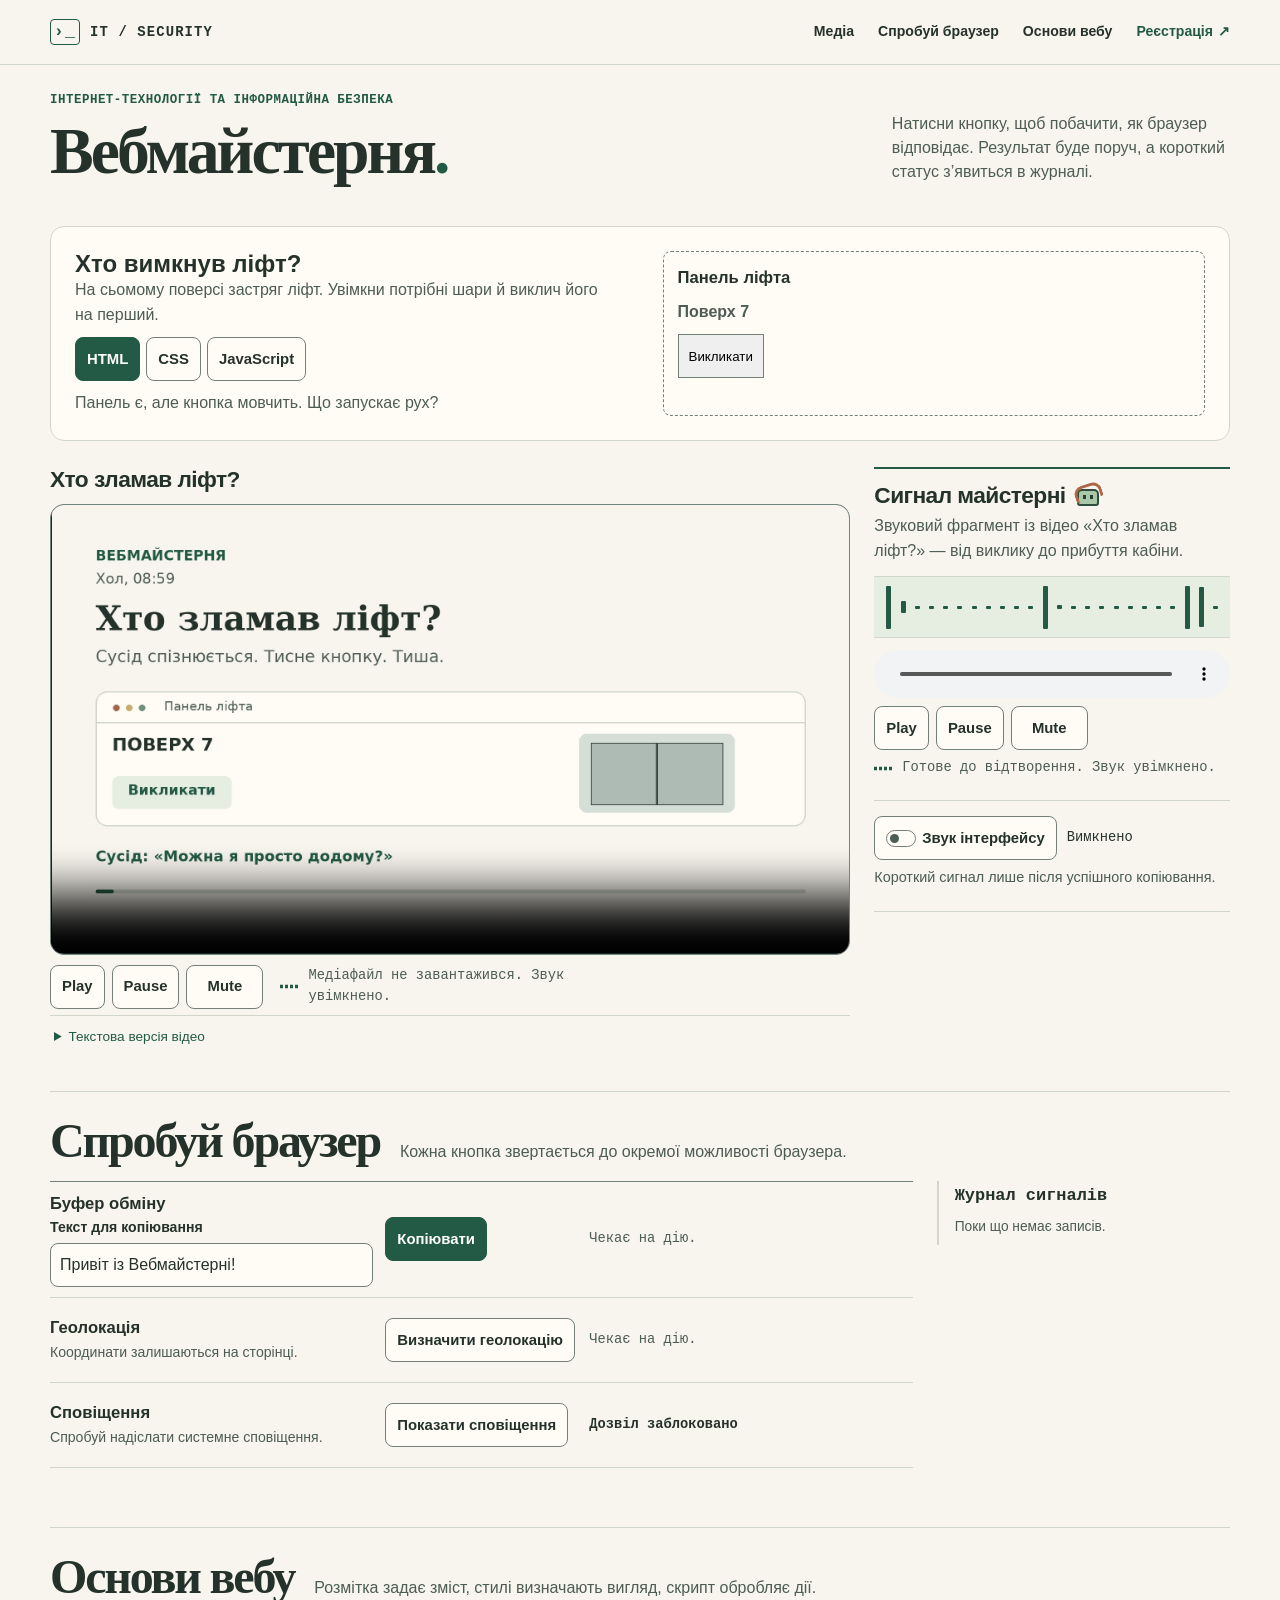
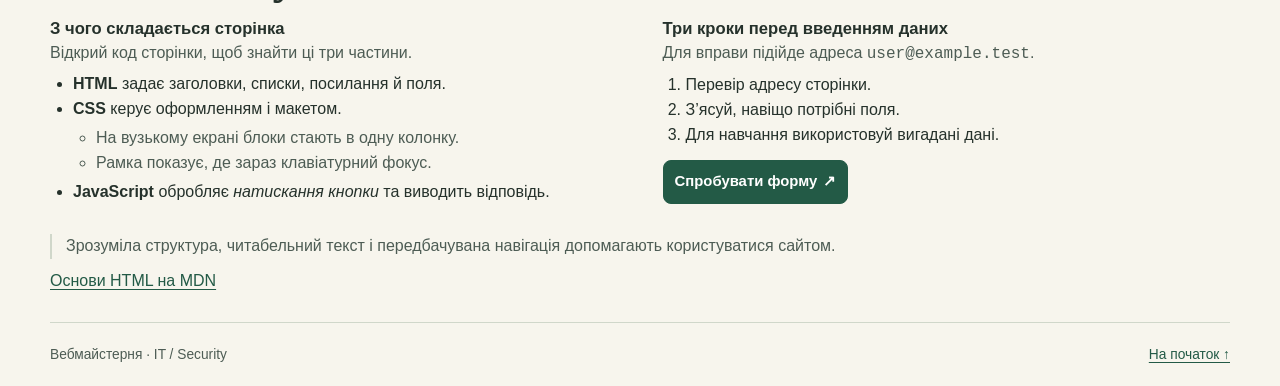
<file: index.html>
<!DOCTYPE html>
<html lang="uk">
<head>
  <meta charset="UTF-8">
  <meta name="viewport" content="width=device-width, initial-scale=1.0">
  <meta name="description" content="Вебмайстерня IT / Security. Спробуй мультимедіа, буфер обміну, геолокацію й системні сповіщення.">
  <meta name="theme-color" content="#f7f5ed">
  <title>Вебмайстерня · Журнал сигналів</title>
  <link rel="stylesheet" href="style.css">
</head>
<body>
  <a class="skip-link" href="#main">До основного вмісту</a>
  <header class="topbar">
    <div class="shell topbar-inner">
      <a class="brand" href="index.html" aria-label="IT Security, головна">
        <span class="brand-icon" aria-hidden="true">›_</span> IT / SECURITY
      </a>
      <nav aria-label="Основна навігація">
        <a href="#media">Медіа</a>
        <a href="#browser-api">Спробуй браузер</a>
        <a href="#about">Основи вебу</a>
        <a class="nav-form" href="register.html">Реєстрація <span aria-hidden="true">↗</span></a>
      </nav>
    </div>
  </header>

  <main class="shell" id="main" tabindex="-1">
    <section class="intro" aria-labelledby="page-title">
      <div>
        <p class="section-label">Інтернет-технології та інформаційна безпека</p>
        <h1 id="page-title">Вебмайстерня<span>.</span></h1>
      </div>
      <p>Натисни кнопку, щоб побачити, як браузер відповідає. Результат буде поруч, а короткий статус з’явиться в журналі.</p>
    </section>

      <section class="web-lab" aria-labelledby="lift-title">
        <div>
          <h2 id="lift-title">Хто вимкнув ліфт?</h2>
          <p>На сьомому поверсі застряг ліфт. Увімкни потрібні шари й виклич його на перший.</p>
          <div class="switches" role="group" aria-label="Шари панелі ліфта">
            <button type="button" data-step="html" aria-pressed="true">HTML</button>
            <button type="button" data-step="css" aria-pressed="false">CSS</button>
            <button type="button" data-step="js" aria-pressed="false">JavaScript</button>
          </div>
          <p id="lesson-explain" role="status">Панель є, але кнопка мовчить. Що запускає рух?</p>
        </div>
        <div class="sample" id="sample" data-step="html">
          <h3>Панель ліфта</h3>
          <div class="lift-shaft" aria-hidden="true">
            <div class="lift-car"><i class="mini-pixel" aria-hidden="true"><b></b></i><small>HTML</small><span></span><span></span></div>
          </div>
          <p class="lift-floor">Поверх <span id="lift-floor">7</span></p>
          <button type="button" id="sample-action">Викликати</button>
          <p id="sample-result" role="status"></p>
          <button type="button" id="bits-start" aria-controls="bits-game" hidden>Відкрити посилку Пікселя</button>
        </div>
      </section>

    <section class="bits-game" id="bits-game" aria-labelledby="bits-title" hidden>
        <h3 id="bits-title" tabindex="-1">Злови сигнал</h3>
        <p>Увімкни лампи так, щоб сума їхніх чисел збіглася з сигналом.</p>
        <div class="bits-panel">
          <p class="bits-goal">Сигнал <strong id="bits-target">6</strong></p>
          <div class="bits-lamps" role="group" aria-label="Лампи сигналу">
            <button type="button" data-bit="8" aria-pressed="false">8</button>
            <button type="button" data-bit="4" aria-pressed="false">4</button>
            <button type="button" data-bit="2" aria-pressed="false">2</button>
            <button type="button" data-bit="1" aria-pressed="false">1</button>
          </div>
          <p class="bits-readout">Твій сигнал <output id="bits-sum">0</output> <code id="bits-code">0000</code></p>
          <p id="bits-status" role="status">Сигнал 1 із 3.</p>
          <button type="button" id="bits-check">Передати</button>
          <button type="button" id="bits-next" hidden>Наступний сигнал</button>
        </div>
        <details id="bits-explain" hidden>
          <summary>Як чотири лампи дають 16 чисел?</summary>
          <p>Вимкнена лампа — 0, увімкнена — 1. Для <code>0110</code> світяться 4 і 2, тому виходить 6. Чотири лампи мають 16 комбінацій, від 0 до 15. Ще одна лампа подвоїла б їх кількість.</p>
        </details>
      </section>
    <section class="media-layout" id="media" aria-label="Мультимедіа">
      <section class="video-demo" data-player="video" aria-labelledby="video-title">
        <div class="player-heading">
          <h2 id="video-title">Хто зламав ліфт?</h2>
        </div>
        <video controls playsinline width="1920" height="1080" preload="metadata"
               aria-labelledby="video-title" poster="media/browser-signal-poster.jpg" src="media/browser-signal.mp4">
          <track kind="captions" src="media/browser-signal-uk.vtt" srclang="uk" label="Українська">
          Твій браузер не підтримує відео.
        </video>
        <div class="player-controls">
          <div class="player-buttons" role="group" aria-label="Керування відео">
            <button type="button" data-play lang="en">Play</button>
            <button type="button" data-pause lang="en">Pause</button>
            <button type="button" data-mute lang="en">Mute</button>
          </div>
          <div class="playback-readout">
            <span class="playback-meter" aria-hidden="true"><span></span><span></span><span></span><span></span></span>
            <p class="status" data-player-status role="status">Готове до відтворення.</p>
          </div>
        </div>
        <details class="transcript">
          <summary>Текстова версія відео</summary>
          <ol>
            <li>Мешканець натискає кнопку, але ліфт стоїть на сьомому поверсі.</li>
            <li>HTML додає кнопку з підписом. CSS змінює її вигляд, зокрема під час натискання.</li>
            <li>У цій моделі JavaScript обробляє клік і запускає рух ліфта.</li>
            <li>Порівняй ці ролі в розділі <a href="#about">«Основи вебу»</a>.</li>
          </ol>
        </details>
      </section>

      <div class="media-side">
        <section class="audio-demo" data-player="audio" aria-labelledby="audio-title">
          <div class="player-heading">
            <h2 id="audio-title">Сигнал майстерні <i class="mini-pixel" aria-hidden="true"><b></b></i></h2>
          </div>
          <p>Звуковий фрагмент із відео «Хто зламав ліфт?» — від виклику до прибуття кабіни.</p>
          <div class="waveform" aria-hidden="true">
            <span style="--level:86%"></span><span style="--level:24%"></span><span style="--level:5%"></span><span style="--level:5%"></span>
            <span style="--level:5%"></span><span style="--level:5%"></span><span style="--level:5%"></span><span style="--level:5%"></span>
            <span style="--level:5%"></span><span style="--level:5%"></span><span style="--level:5%"></span><span style="--level:86%"></span>
            <span style="--level:8%"></span><span style="--level:5%"></span><span style="--level:5%"></span><span style="--level:5%"></span>
            <span style="--level:5%"></span><span style="--level:5%"></span><span style="--level:5%"></span><span style="--level:5%"></span>
            <span style="--level:5%"></span><span style="--level:95%"></span><span style="--level:76%"></span><span style="--level:5%"></span>
          </div>
          <audio controls preload="metadata" aria-labelledby="audio-title" src="media/browser-signal.wav">
            Твій браузер не підтримує аудіо.
          </audio>
          <div class="player-buttons" role="group" aria-label="Керування аудіо">
            <button type="button" data-play lang="en">Play</button>
            <button type="button" data-pause lang="en">Pause</button>
            <button type="button" data-mute lang="en">Mute</button>
          </div>
          <div class="playback-readout">
            <span class="playback-meter" aria-hidden="true"><span></span><span></span><span></span><span></span></span>
            <p class="status" data-player-status role="status">Готове до відтворення.</p>
          </div>
        </section>

        <div class="sound-panel">
          <div class="sound-setting">
            <button class="sound-toggle" type="button" id="sound-toggle" aria-pressed="false" disabled>
              <span class="switch-track" aria-hidden="true"></span>
              Звук інтерфейсу
            </button>
            <span class="status" id="sound-state" aria-hidden="true">Вимкнено</span>
          </div>
          <p>Короткий сигнал лише після успішного копіювання.</p>
          <p class="status" id="sound-status" role="status"></p>
          <audio id="interface-cue" preload="none" src="media/copy-ok.wav" hidden></audio>
        </div>
      </div>
    </section>

    <section class="lesson" id="browser-api" aria-labelledby="api-title">
      <div class="lesson-heading">
        <h2 id="api-title">Спробуй браузер</h2>
        <p>Кожна кнопка звертається до окремої можливості браузера.</p>
      </div>
      <p class="api-context" id="api-context" hidden>Щоб перевірити дозволи браузера, запусти сайт через <code>localhost</code> або HTTPS.</p>
      <div class="bench">
        <div class="api-list">
          <section class="api-row" id="clipboard-demo" aria-labelledby="clipboard-title">
            <div class="api-task">
              <h3 id="clipboard-title">Буфер обміну</h3>
              <label for="copy-text">Текст для копіювання</label>
              <input id="copy-text" type="text" value="Привіт із Вебмайстерні!" autocomplete="off">
            </div>
            <div class="api-action">
              <button class="primary" type="button" id="copy-text-button"><i class="mini-pixel" aria-hidden="true"><b></b></i>Копіювати</button>
              <span class="pixel-fan" id="copy-effect" aria-hidden="true"><span></span><span></span><span></span><span></span><span></span><span></span></span>
            </div>
            <p class="status" id="copy-status" role="status">Чекає на дію.</p>
          </section>
          <section class="api-row" id="geolocation-demo" aria-labelledby="geo-title">
            <div class="api-task">
              <h3 id="geo-title">Геолокація</h3>
              <p>Координати залишаються на сторінці.</p>
            </div>
            <div class="api-action">
              <button type="button" id="geo-button">Визначити геолокацію</button>
            </div>
            <div class="geo-result">
              <span class="location-ring" id="geo-effect" aria-hidden="true"></span>
              <p class="status" id="geo-status" role="status">Чекає на дію.</p>
            </div>
          </section>
          <section class="api-row" id="notification-demo" aria-labelledby="notify-title">
            <div class="api-task">
              <h3 id="notify-title">Сповіщення</h3>
              <p>Спробуй надіслати системне сповіщення.</p>
            </div>
            <div class="api-action">
              <button type="button" id="notify-button" aria-describedby="notify-permission">Показати сповіщення</button>
            </div>
            <div>
              <p class="permission" id="notify-permission">Стан дозволу можна перевірити після запуску JavaScript.</p>
              <p class="status" id="notify-status" role="status"></p>
            </div>
          </section>
        </div>

        <aside class="journal" aria-labelledby="journal-title">
          <h3 id="journal-title">Журнал сигналів</h3>
          <p class="log-empty" id="log-empty">Поки що немає записів.</p>
          <ul class="signal-log" id="signal-log" role="list"></ul>
        </aside>
      </div>
    </section>

    <section class="lesson notebook" id="about" aria-labelledby="about-title">
      <div class="lesson-heading">
        <h2 id="about-title">Основи вебу</h2>
        <p>Розмітка задає зміст, стилі визначають вигляд, скрипт обробляє дії.</p>
      </div>
      <div class="notes">
        <div>
          <h3>З чого складається сторінка</h3>
          <p>Відкрий код сторінки, щоб знайти ці три частини.</p>
          <ul>
            <li><strong>HTML</strong> задає заголовки, списки, посилання й поля.</li>
            <li><strong>CSS</strong> керує оформленням і макетом.
              <ul>
                <li>На вузькому екрані блоки стають в одну колонку.</li>
                <li>Рамка показує, де зараз клавіатурний фокус.</li>
              </ul>
            </li>
            <li><strong>JavaScript</strong> обробляє <em>натискання кнопки</em> та виводить відповідь.</li>
          </ul>
        </div>
        <div>
          <h3>Три кроки перед введенням даних</h3>
          <p>Для вправи підійде адреса <code>user@example.test</code>.</p>
          <ol>
            <li>Перевір адресу сторінки.</li>
            <li>З’ясуй, навіщо потрібні поля.</li>
            <li>Для навчання використовуй вигадані дані.</li>
          </ol>
          <a class="button" href="register.html">Спробувати форму <span aria-hidden="true">↗</span></a>
        </div>
      </div>
      <blockquote>
        <p>Зрозуміла структура, читабельний текст і передбачувана навігація допомагають користуватися сайтом.</p>
      </blockquote>
      <p><a href="https://developer.mozilla.org/en-US/docs/Learn_web_development/Core/Structuring_content">Основи HTML на MDN</a></p>
    </section>
  </main>

  <footer class="footer shell">
    <p>Вебмайстерня · IT / Security</p>
    <a href="#page-title">На початок ↑</a>
  </footer>
  <script src="script.js" defer></script>
</body>
</html>
</file>
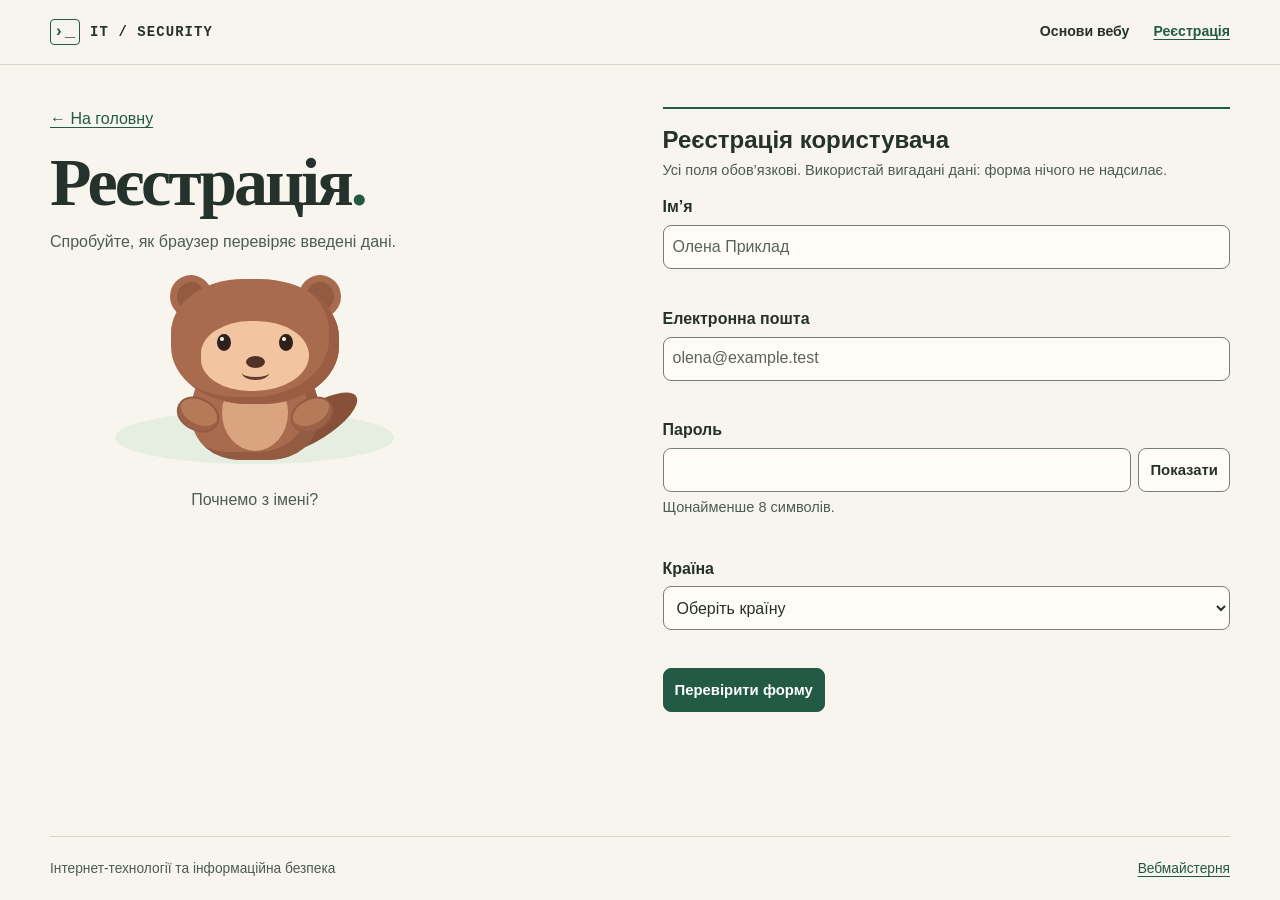
<file: register.html>
<!DOCTYPE html>
<html lang="uk">
<head>
  <meta charset="UTF-8">
  <meta name="viewport" content="width=device-width, initial-scale=1.0">
  <meta name="description" content="Демонстраційна форма реєстрації у Вебмайстерні IT / Security.">
  <meta name="theme-color" content="#f7f5ed">
  <title>Реєстрація · Вебмайстерня</title>
  <link rel="stylesheet" href="style.css">
</head>
<body>
  <a class="skip-link" href="#main">До основного вмісту</a>
  <header class="topbar">
    <div class="shell topbar-inner">
      <a class="brand" href="index.html" aria-label="IT Security, головна"><span class="brand-icon" aria-hidden="true">›_</span> IT / SECURITY</a>
      <nav aria-label="Основна навігація">
        <a href="index.html#about">Основи вебу</a>
        <a class="nav-form" href="register.html" aria-current="page">Реєстрація</a>
      </nav>
    </div>
  </header>

  <main class="shell registration" id="main" tabindex="-1">
    <section class="registration-intro" aria-labelledby="page-title">
      <a href="index.html">← На головну</a>
      <h1 id="page-title">Реєстрація<span>.</span></h1>
      <p>Спробуйте, як браузер перевіряє введені дані.</p>
      <div class="stage" aria-hidden="true">
        <div class="pet" id="pixel" data-mood="idle">
          <span class="tail"></span><span class="torso"></span><span class="ear"></span><span class="ear right"></span>
          <div class="head"><span class="mask"></span><span class="eye"></span><span class="eye right"></span><span class="nose"></span><span class="mouth"></span></div>
          <span class="paw"></span><span class="paw right"></span>
        </div>
      </div>
      <p id="pet-line" aria-hidden="true">Почнемо з імені?</p>
    </section>
    <section class="form-panel" aria-labelledby="form-title">
      <h2 id="form-title">Реєстрація користувача</h2>
      <p class="small">Усі поля обов’язкові. Використай вигадані дані: форма нічого не надсилає.</p>
      <form id="registration-form" autocomplete="off">
        <!-- Поля без name не включаються до даних навіть при штатному надсиланні форми. -->
        <div class="field">
          <label for="name">Ім’я</label>
          <input type="text" id="name" aria-describedby="name-feedback" placeholder="Олена Приклад" minlength="2" required>
          <p class="field-feedback" id="name-feedback"></p>
        </div>
        <div class="field">
          <label for="email">Електронна пошта</label>
          <input type="email" id="email" aria-describedby="email-feedback" placeholder="olena@example.test" required>
          <p class="field-feedback" id="email-feedback"></p>
        </div>
        <div class="field">
          <label for="password">Пароль</label>
          <div class="password-row">
            <input type="password" id="password" minlength="8" aria-describedby="password-hint password-feedback" autocomplete="new-password" required>
            <button type="button" id="toggle-password" aria-controls="password">Показати</button>
          </div>
          <p class="small hint" id="password-hint">Щонайменше 8 символів.</p>
          <p class="field-feedback" id="password-feedback"></p>
        </div>
        <div class="field">
          <label for="country">Країна</label>
          <select id="country" aria-describedby="country-feedback" required>
            <option value="">Оберіть країну</option>
            <option>Україна</option>
            <option>Німеччина</option>
            <option>Польща</option>
            <option>Чехія</option>
            <option>Австрія</option>
            <option>Франція</option>
            <option>Інша країна</option>
          </select>
          <p class="field-feedback" id="country-feedback"></p>
        </div>
        <button class="button" id="submit-form" type="submit" disabled>Перевірити форму</button>
        <p class="status" id="form-status" role="status"></p>
        <noscript><p>Для перевірки форми увімкніть JavaScript.</p></noscript>
      </form>
    </section>
  </main>

  <footer class="footer shell">
    <p>Інтернет-технології та інформаційна безпека</p>
    <a href="index.html">Вебмайстерня</a>
  </footer>
  <script src="script.js"></script>
</body>
</html>
</file>
<file: style.css>
:root {
  color-scheme: light;
  --paper: #f7f5ed;
  --sheet: #fffcf6;
  --ink: #25312b;
  --muted: #4d5c54;
  --line: #d0d7ca;
  --control-line: #748077;
  --spruce: #235a46;
  --sage: #e6eee1;
  --clay: #ad6246;
  --error: #963a31;
  --plush: #a96b4d;
  --cream: #f2c5a0;
  --panel: #1b2425;
  --panel-ink: #f5f3e8;
  --panel-line: #71867f;
  --mono: Consolas, "Courier New", monospace;
}

* {
  box-sizing: border-box;
}

[hidden] {
  display: none !important;
}

body {
  display: flex;
  flex-direction: column;
  min-height: 100vh;
  margin: 0;
  color: var(--ink);
  background: var(--paper);
  font: 1rem/1.55 "Segoe UI", Arial, sans-serif;
}

h1,
h2,
h3,
p {
  margin: 0;
}

h1,
h2 {
  line-height: 1.11;
}

h1,
.lesson-heading h2 {
  font-family: Georgia, "Times New Roman", serif;
  letter-spacing: -.045em;
}

h1 {
  font-size: clamp(2.05rem, 7.25vw, 4.1rem);
  overflow-wrap: break-word;
}

h1 span {
  color: var(--spruce);
}

h3 {
  font-size: 1.04rem;
  line-height: 1.4;
}

p {
  color: var(--muted);
}

a {
  color: var(--spruce);
  text-underline-offset: .2em;
}

a:hover {
  text-decoration-thickness: 2px;
}

main {
  flex: 1;
}

:focus-visible {
  outline: 3px solid var(--spruce);
  outline-offset: 3px;
}

main:focus {
  outline: 0;
}

.shell {
  width: min(1180px, calc(100% - 76px));
  margin-inline: auto;
}

.skip-link {
  position: absolute;
  z-index: 2;
  top: 10px;
  left: 14px;
  padding: 10px 12px;
  color: var(--panel-ink);
  background: var(--panel);
  transform: translateY(-150%);
}

.skip-link:focus {
  transform: none;
}

.topbar {
  border-bottom: 1px solid var(--line);
}

.topbar-inner,
.footer {
  display: flex;
  flex-wrap: wrap;
  align-items: center;
  justify-content: space-between;
  gap: 6px 20px;
  min-height: 64px;
}

.brand,
nav,
nav a,
.footer a {
  display: inline-flex;
  align-items: center;
}

.brand {
  gap: 10px;
  min-height: 44px;
  color: var(--ink);
  font: 700 .87rem/1.35 var(--mono);
  letter-spacing: .08em;
  text-decoration: none;
}

.brand-icon {
  display: grid;
  place-items: center;
  width: 30px;
  height: 26px;
  border: 1px solid var(--spruce);
  border-radius: 4px;
  color: var(--spruce);
  font: 700 1.05rem/1 var(--mono);
}

nav {
  flex-wrap: wrap;
  gap: 2px 24px;
}

nav a,
.footer a {
  gap: 5px;
  min-height: 44px;
}

nav a {
  color: var(--ink);
  font-size: .88rem;
  font-weight: 600;
  text-decoration: none;
}

nav a:hover,
nav a[aria-current="page"] {
  text-decoration: underline;
}

nav .nav-form {
  color: var(--spruce);
}

.footer {
  border-top: 1px solid var(--line);
  font-size: .86rem;
}

.section-label {
  color: var(--spruce);
  font: 700 .78rem/1.4 var(--mono);
  letter-spacing: .04em;
  text-transform: uppercase;
}

.intro {
  display: flex;
  align-items: end;
  justify-content: space-between;
  gap: 16px 52px;
  padding-block: 27px 20px;
}

.intro .section-label {
  margin-bottom: 6px;
}

.intro > p {
  max-width: 38ch;
  margin-bottom: 4px;
  line-height: 1.5;
}

.media-layout {
  display: grid;
  grid-template-columns: minmax(0, 2.25fr) minmax(270px, 1fr);
  align-items: start;
  gap: 24px;
}

.video-demo {
  min-width: 0;
}

.player-heading {
  display: flex;
  flex-wrap: wrap;
  align-items: baseline;
  justify-content: space-between;
  gap: 6px 12px;
}

.player-heading h2 {
  font-size: clamp(1.12rem, 2.2vw, 1.42rem);
  letter-spacing: -.025em;
}

.video-demo .player-heading {
  padding-bottom: 12px;
}

video,
.audio-demo audio {
  display: block;
  width: 100%;
}

video {
  height: auto;
  aspect-ratio: 16 / 9;
  border: 1px solid var(--panel-line);
  border-radius: 14px;
  background: var(--panel);
}

video::cue {
  background: #161e20;
  color: white;
}

.player-controls {
  display: flex;
  flex-wrap: wrap;
  align-items: center;
  gap: 8px 17px;
  padding-top: 10px;
}

.player-buttons {
  display: flex;
  flex-wrap: wrap;
  gap: 7px;
}

.player-buttons [data-mute] {
  min-width: 77px;
}

button,
.button {
  display: inline-flex;
  align-items: center;
  justify-content: center;
  gap: 6px;
  min-height: 44px;
  padding: 8px 11px;
  border: 1px solid var(--control-line);
  border-radius: 8px;
  color: var(--ink);
  background: var(--sheet);
  font: 600 .93rem/1.28 "Segoe UI", Arial, sans-serif;
  text-align: center;
  text-decoration: none;
  cursor: pointer;
}

button:hover:not(:disabled):not([aria-disabled="true"]),
.button:hover {
  border-color: var(--spruce);
  text-decoration: underline;
  text-underline-offset: .19em;
}

button:disabled,
button[aria-disabled="true"] {
  cursor: default;
}

button[aria-disabled="true"] {
  border-style: dashed;
}

.primary,
.button {
  border-color: var(--spruce);
  color: #fff;
  background: var(--spruce);
}

.playback-readout {
  display: flex;
  align-items: center;
  gap: 9px;
  min-height: 27px;
  min-width: 0;
}

.playback-readout p,
.status,
.permission {
  max-width: 54ch;
  font: .86rem/1.48 var(--mono);
  overflow-wrap: anywhere;
}

.playback-meter {
  display: flex;
  flex: 0 0 19px;
  align-items: center;
  gap: 2px;
  height: 16px;
  color: var(--spruce);
}

.playback-meter span {
  width: 3px;
  height: 13px;
  background: currentColor;
  transform: scaleY(.27);
}

.playback-meter span:nth-child(2) {
  animation-delay: -.22s;
}

.playback-meter span:nth-child(3) {
  animation-delay: -.4s;
}

.playback-meter span:nth-child(4) {
  animation-delay: -.11s;
}

[data-player].has-played .playback-meter span {
  animation-name: meter;
  animation-duration: .72s;
  animation-timing-function: ease-in-out;
  animation-iteration-count: infinite;
  animation-play-state: paused;
}

[data-player].is-playing .playback-meter span {
  animation-play-state: running;
}

@keyframes meter {
  0%, 100% { transform: scaleY(.27); }
  50% { transform: scaleY(1); }
}

.transcript {
  margin-top: 6px;
  border-top: 1px solid var(--line);
  color: var(--muted);
  font-size: .85rem;
}

.transcript summary {
  width: fit-content;
  min-height: 44px;
  padding: 10px 4px;
  color: var(--spruce);
  cursor: pointer;
}

.transcript ol {
  margin: 0 8px 12px;
  padding-left: 21px;
}

.media-side {
  min-width: 0;
  border-top: 2px solid var(--spruce);
}

.audio-demo {
  padding: 14px 0 18px;
}

.audio-demo p {
  margin-top: 6px;
}

.waveform {
  display: flex;
  align-items: center;
  justify-content: space-between;
  gap: 4px;
  height: 62px;
  margin: 12px 0;
  padding: 4px 12px;
  border-block: 1px solid var(--line);
  background: var(--sage);
}

.waveform span {
  flex: 0 1 5px;
  height: var(--level);
  max-height: 43px;
  min-height: 3px;
  border-radius: 1px;
  background: var(--spruce);
}

.audio-demo audio {
  height: 48px;
  margin: 0 0 8px;
}

.audio-demo .playback-readout p {
  margin-top: 0;
}

.audio-demo .playback-readout {
  margin-top: 5px;
}

.sound-panel {
  padding: 15px 0;
  border-block: 1px solid var(--line);
}

.sound-panel > p {
  margin: 6px 0 8px;
  font-size: .9rem;
}

.sound-setting {
  display: flex;
  flex-wrap: wrap;
  align-items: center;
  gap: 7px 10px;
}

.sound-toggle {
  justify-content: start;
}

.switch-track {
  position: relative;
  width: 30px;
  height: 17px;
  border: 1px solid var(--control-line);
  border-radius: 14px;
}

.switch-track::before {
  position: absolute;
  inset: 3px auto 3px 3px;
  width: 9px;
  border-radius: 50%;
  background: var(--muted);
  content: "";
}

.sound-toggle[aria-pressed="true"] .switch-track {
  background: var(--spruce);
  border-color: var(--spruce);
}

.sound-toggle[aria-pressed="true"] .switch-track::before {
  right: 3px;
  left: auto;
  background: white;
}

#sound-status:empty {
  margin: 0;
}

.lesson {
  margin-top: 31px;
  padding: 22px 0 28px;
  border-top: 1px solid var(--line);
  scroll-margin-top: 12px;
}

.lesson-heading {
  display: flex;
  flex-wrap: wrap;
  align-items: baseline;
  gap: 6px 20px;
  margin-bottom: 14px;
}

.lesson-heading h2 {
  font-size: clamp(1.8rem, 4.1vw, 3rem);
}

.lesson-heading p {
  max-width: 60ch;
}

.bench {
  display: grid;
  grid-template-columns: minmax(0, 1fr) minmax(235px, .34fr);
  align-items: start;
  gap: 24px;
}

.api-context {
  margin-block: 0 14px;
  padding: 8px 12px;
  border-inline-start: 3px solid var(--clay);
  background: var(--sheet);
  font-size: .9rem;
}

.api-list {
  min-width: 0;
  border-top: 1px solid var(--control-line);
}

.api-row {
  display: grid;
  grid-template-columns: minmax(0, 1fr) 12rem minmax(0, 1fr);
  align-items: center;
  gap: 8px 12px;
  min-height: 85px;
  padding: 10px 0;
  border-bottom: 1px solid var(--line);
}

.api-task {
  min-width: 0;
}

.api-task p,
.api-task label {
  margin-top: 2px;
  font-size: .88rem;
}

label {
  display: block;
  color: var(--ink);
  font-weight: 600;
}

input,
select {
  width: 100%;
  min-width: 0;
  min-height: 44px;
  padding: 7px 9px;
  border: 1px solid var(--control-line);
  border-radius: 8px;
  color: var(--ink);
  background: var(--sheet);
  font: inherit;
}

input::placeholder {
  color: #58645e;
}

input:hover,
select:hover {
  border-color: var(--spruce);
}

.api-task input {
  margin-top: 4px;
}

.api-action {
  position: relative;
  width: fit-content;
}

.permission {
  color: var(--ink);
  font-weight: 700;
}

.permission + p:not(:empty) {
  margin-top: 4px;
}

.geo-result {
  position: relative;
}

.pixel-fan {
  position: absolute;
  top: -3px;
  right: 0;
  width: 0;
  height: 0;
  pointer-events: none;
}

.pixel-fan span {
  position: absolute;
  width: 5px;
  height: 5px;
  opacity: 0;
  background: var(--spruce);
}

.pixel-fan span:nth-child(1) { --dx: -35px; --dy: -20px; }
.pixel-fan span:nth-child(2) { --dx: -18px; --dy: -28px; }
.pixel-fan span:nth-child(3) { --dx: 0; --dy: -30px; }
.pixel-fan span:nth-child(4) { --dx: 15px; --dy: -24px; }
.pixel-fan span:nth-child(5) { --dx: 27px; --dy: -16px; }
.pixel-fan span:nth-child(6) { --dx: 33px; --dy: -3px; }

.pixel-fan.is-active span {
  animation: fan-out .45s ease-out both;
}

@keyframes fan-out {
  0% { opacity: 0; transform: translate(0, 0) scale(.45); }
  23%, 68% { opacity: 1; }
  100% { opacity: 0; transform: translate(var(--dx), var(--dy)) scale(.65); }
}

.location-ring {
  position: absolute;
  top: .32rem;
  left: -10px;
  width: 8px;
  height: 8px;
  border: 2px solid var(--spruce);
  border-radius: 50%;
  opacity: 0;
  pointer-events: none;
}

.location-ring.is-active {
  animation: ring-out .54s ease-out both;
}

@keyframes ring-out {
  0% { opacity: .9; transform: scale(.45); }
  100% { opacity: 0; transform: scale(2.2); }
}

.journal {
  padding: 3px 0 0 16px;
  border-left: 2px solid var(--line);
}

.journal h3 {
  margin-bottom: 4px;
  font-family: var(--mono);
  font-size: 1.06rem;
}

.journal p {
  color: var(--muted);
  font-size: .86rem;
}

.log-empty {
  padding-top: 4px;
}

.signal-log {
  margin: 8px 0 0;
  padding: 0;
  list-style: none;
}

.signal-log li {
  position: relative;
  padding: 7px 0 7px 16px;
  border-top: 1px solid var(--line);
  color: var(--ink);
  font: .87rem/1.45 var(--mono);
}

.signal-log li::before {
  position: absolute;
  top: 13px;
  left: 1px;
  width: 6px;
  height: 6px;
  background: var(--spruce);
  content: "";
}

.notes,
.web-lab,
.registration {
  display: grid;
  grid-template-columns: minmax(0, 1fr) minmax(0, 1fr);
  gap: 20px 45px;
}

.notes ul,
.notes ol {
  margin: 7px 0 12px;
  padding-left: 23px;
}

.notes li ul {
  margin: 4px 0;
  color: var(--muted);
}

.registration {
  align-content: start;
  align-items: start;
  padding-block: 42px;
}

.registration-intro {
  max-width: 46ch;
}

.registration-intro h1 {
  margin-block: 13px 10px;
  font-size: clamp(2.05rem, 7vw, 4.25rem);
}

.registration-intro p + p {
  margin-top: 10px;
}

.form-panel {
  padding-top: 18px;
  border-top: 2px solid var(--spruce);
}

.form-panel h2 {
  margin-bottom: 5px;
}

form {
  margin-top: 14px;
}

.field {
  margin-bottom: 12px;
}

.field label {
  margin-bottom: 5px;
}

.password-row {
  display: flex;
  gap: 7px;
}

.small {
  font-size: .91rem;
}

.hint {
  margin-top: 4px;
}

#form-status {
  min-height: 2lh;
  margin-top: 9px;
}

.field-feedback:empty::before {
  content: attr(data-hint);
  visibility: hidden;
}

.field-feedback {
  margin-top: 4px;
  color: var(--error);
  font-size: .88rem;
}

.field [aria-invalid="true"] {
  border-color: var(--error);
}

.web-lab {
  margin: 18px 0 26px;
  padding: clamp(14px, 3vw, 24px);
  border: 1px solid var(--line);
  border-radius: 14px;
  background: var(--sheet);
}

.switches {
  display: flex;
  flex-wrap: wrap;
  gap: 6px;
  margin-block: 10px;
}

.switches [aria-pressed="true"] {
  background: var(--spruce);
  border-color: var(--spruce);
  color: white;
}

.sample {
  display: flow-root;
  min-width: 0;
  min-height: 145px;
  padding: 14px;
  border: 1px dashed var(--control-line);
  border-radius: 8px;
}

.sample[data-step="html"] button {
  all: revert;
  border: 1px solid var(--control-line);
  min-height: 44px;
  padding-inline: 10px;
}
.sample button:focus-visible {
  outline: 3px solid var(--spruce);
  outline-offset: 3px;
}
.sample:not([data-step="html"]) {
  border: 1px solid var(--line);
  background: var(--sheet);
}
.sample:not([data-step="html"]) h3 {
  border-bottom: 1px solid var(--line);
  padding-bottom: 6px;
}
.lift-floor {
  margin-block: 10px;
  font-weight: 700;
}
.sample:not([data-step="html"]) button {
  background: var(--sage);
}
.sample:not([data-step="html"]) button:active {
  background: #f7daa3;
  box-shadow: inset 0 0 0 2px var(--spruce);
}
.lift-shaft {
  float: right;
  width: 62px;
  height: 118px;
  margin: 8px 0 0 12px;
  padding: 3px;
  border: 2px solid #71847b;
  background: repeating-linear-gradient(to bottom, #394d46 0 12px, #657a70 12px 13px);
}
.sample[data-step="html"] .lift-shaft { display: none; }
.lift-car {
  display: flex;
  gap: 1px;
  height: 30px;
  overflow: hidden;
  border: 2px solid #cfdbce;
  background: #45564f;
  transform: translateY(var(--travel, 0px));
}
.sample.moving .lift-car { transition: transform .45s linear; }
.lift-car span {
  flex: 1;
  background: #acbcb3;
}
.arrived .lift-car span {
  transform: translateX(-90%);
  transition: transform .3s ease;
}
.arrived .lift-car span + span { transform: translateX(90%); }
#sample-result:not(:empty) {
  margin-top: 8px;
  color: var(--spruce);
}
@media (prefers-reduced-motion: reduce) {
  .sample .lift-car, .sample .lift-car span { transition: none; }
}

.stage {
  height: 225px;
  display: grid;
  place-items: end center;
  position: relative;
  isolation: isolate;
}

.stage::before {
  content: '';
  position: absolute;
  bottom: 16px;
  width: min(68%, 285px);
  height: 53px;
  border-radius: 50%;
  background: var(--sage);
  z-index: -1;
}

.pet {
  width: 220px;
  height: 215px;
  position: relative;
  transform-origin: 50% 90%;
  transition: transform .32s ease;
}

.tail {
  position: absolute;
  width: 100px;
  height: 35px;
  border-radius: 50%;
  background: #885038;
  bottom: 25px;
  right: -4px;
  transform: rotate(-32deg);
}

.torso {
  position: absolute;
  width: 126px;
  height: 108px;
  border-radius: 55% 55% 42% 42%;
  background: var(--plush);
  left: 47px;
  bottom: 20px;
  box-shadow: inset -12px -8px #935b42;
}

.torso:after {
  content: '';
  position: absolute;
  inset: 23px 30px 9px;
  background: #dba481;
  border-radius: 50%;
}

.head {
  position: absolute;
  left: 26px;
  top: 14px;
  width: 168px;
  height: 125px;
  border-radius: 43% 47% 46% 46%;
  background: var(--plush);
  box-shadow: inset -10px -7px #9a5d43;
}

.ear {
  position: absolute;
  width: 42px;
  height: 43px;
  background: #935b42;
  border: 7px solid var(--plush);
  border-radius: 50%;
  top: 10px;
  left: 25px;
}

.ear.right {
  left: auto;
  right: 24px;
}

.mask {
  position: absolute;
  left: 30px;
  top: 42px;
  width: 108px;
  height: 70px;
  border-radius: 47% 50% 52% 46%;
  background: var(--cream);
}

.eye {
  position: absolute;
  width: 14px;
  height: 17px;
  top: 55px;
  left: 46px;
  background: #2e201b;
  border-radius: 50%;
  transition: transform .19s;
  transform: none;
}

.eye.right {
  left: auto;
  right: 46px;
}

.eye::after {
  content: '';
  position: absolute;
  width: 4px;
  height: 4px;
  border-radius: 50%;
  background: #fff6e5;
  left: 3px;
  top: 3px;
}

.nose {
  position: absolute;
  width: 19px;
  height: 12px;
  background: #523127;
  border-radius: 65%;
  top: 77px;
  left: 75px;
}

.mouth {
  position: absolute;
  width: 27px;
  height: 14px;
  border-bottom: 3px solid #643b2e;
  border-radius: 50%;
  left: 71px;
  top: 87px;
  transition: transform .22s;
}

.paw {
  position: absolute;
  top: 133px;
  left: 31px;
  width: 44px;
  height: 33px;
  background: #b57a58;
  border: 2px solid #935b42;
  border-radius: 48%;
  transform: rotate(27deg);
  transition: transform .25s ease;
  box-shadow: inset 0 -5px #9c6146;
}

.paw.right {
  left: auto;
  right: 31px;
  transform: rotate(-27deg);
}

.pet[data-private=true] .paw {
  transform: translate(37px,-66px) rotate(29deg);
}

.pet[data-private=true] .paw.right {
  transform: translate(-37px,-66px) rotate(-29deg);
}

.pet[data-mood=watch] .eye {
  transform: translate(var(--look-x,0px),var(--look-y,0px));
}

.pet[data-private=true] .eye {
  transform: scaleY(.15);
}

.head {
  transition: transform .24s ease,translate .24s ease;
}

.pet[data-mood=watch] .head {
  translate: var(--head-x,4px) var(--head-y,0px);
  transform: rotate(var(--head-tilt,0deg));
}

.tail {
  transform-origin: 22% 55%;
}

.ear {
  transform-origin: center bottom;
}

.pet[data-gesture=perk] .ear {
  animation: perk .48s ease-out;
}

.pet[data-gesture=perk] .ear.right {
  animation-delay: .05s;
}

.pet[data-gesture=perk] .tail,.pet[data-gesture=nod] .tail {
  animation: wag .55s ease-in-out;
}

.pet[data-gesture=nod] .head {
  animation: nod .42s ease-in-out;
}

.pet[data-gesture=reveal] .torso {
  animation: huddle .38s ease-in-out;
}

@keyframes perk {
  35% { transform: translateY(-7px) rotate(-12deg); }
  70% { transform: rotate(6deg); }
}
@keyframes wag {
  25%, 75% { transform: rotate(-53deg); }
  50% { transform: rotate(-20deg); }
}
@keyframes nod {
  40% { rotate: 9deg; translate: var(--head-x,4px) calc(var(--head-y,0px) + 5px); }
}
@keyframes huddle {
  45% { scale: 1.06 .91; }
}
.pet[data-mood=idle] .torso {
  transform-origin: center bottom;
  animation: breathe 3.6s ease-in-out;
}

@keyframes breathe {
  50% { scale: 1.02 1.025; }
}
.pet[data-mood=idle] .eye,
.pet[data-mood=watch] .eye {
  animation: blink 6s 1.4s 3;
}

@keyframes blink {
  0%, 92%, 100% { scale: 1 1; }
  95% { scale: 1 .12; }
}
.pet[data-mood=error] {
  transform: rotate(-8deg);
}

.pet[data-mood=error] .ear {
  rotate: -13deg;
}

.pet[data-mood=error] .ear.right {
  rotate: 13deg;
}

.pet[data-mood=error] .mouth {
  transform: rotate(180deg);
}

.pet[data-mood=success] {
  animation: hop .46s ease;
}

.pet[data-mood=success] .mouth {
  transform: scale(1.35);
}

@keyframes hop {
  45% { transform: translateY(-14px) rotate(5deg); }
}
#pet-line {
  min-height: 3.1rem;
  text-align: center;
  padding: 0 .35rem;
  margin-top: 8px;
}


@media (max-width: 990px) {
  .bench {
    grid-template-columns: minmax(0, 1fr);
  }

}

@media (max-width: 770px) {
  .shell {
    width: calc(100% - 32px);
  }

  .topbar-inner {
    padding-block: 5px;
  }

  nav {
    column-gap: 10px;
  }

  .intro {
    flex-direction: column;
    align-items: start;
    gap: 8px;
    padding-block: 21px 16px;
  }

  .intro > p {
    max-width: 52ch;
  }

  .media-layout,
  .notes,
  .web-lab,
  .registration {
    grid-template-columns: minmax(0, 1fr);
  }

  .stage {
    height: 184px;
  }

  .pet {
    scale: .8;
    transform-origin: center bottom;
  }

  .registration {
    gap: 18px;
    padding-block: 26px;
  }

  .lesson {
    margin-top: 20px;
  }
}

blockquote {
  margin: 18px 0 10px;
  padding-left: 14px;
  border-left: 2px solid var(--line);
}

.pet[data-mood="error"]:not([data-private="true"]) .eye {
  transform: translate(var(--look-x, 0px), var(--look-y, 0px));
}

@media (max-width: 590px) {
  .api-row {
    grid-template-columns: minmax(0, 1fr);
    gap: 6px;
    padding: 11px 0;
  }

  .api-task input {
    max-width: 23rem;
  }

  .location-ring {
    left: auto;
    right: 5px;
  }
}

@media (prefers-reduced-motion: reduce) {
  .pet,
  .pet * {
    animation: none !important;
    transition: none !important;
  }


  .pixel-fan.is-active span,
  .location-ring.is-active,
  [data-player].has-played .playback-meter span {
    animation: none;
  }
}

/* Мініатюра Пікселя для пульта й майстерні. */
.mini-pixel {
  display:inline-block; position:relative; width:22px; height:17px;
  vertical-align:middle; background:#a9c7a9; border:2px solid #314a40;
  border-radius:5px 5px 3px 3px; box-sizing:border-box;
}
.mini-pixel b {
  position:absolute; left:4px; top:4px; width:3px; height:4px;
  background:#293d33; box-shadow:7px 0 #293d33;
}
.audio-demo .mini-pixel { margin-inline-start:6px; }
.audio-demo .mini-pixel::after {
  content:""; position:absolute; inset:-7px -5px 4px; border:3px solid #ad6646;
  border-bottom:0; border-radius:9px 9px 2px 2px;
}
.audio-demo .mini-pixel:not([data-sound="playing"])::after { transform:rotate(-18deg); }
#copy-text-button { position:relative; }
#copy-text-button .mini-pixel { display:none; position:absolute; bottom:95%; right:4px; transform:rotate(-12deg); }
#copy-text-button.held .mini-pixel { display:block; }
#copy-text-button .mini-pixel::after { content:""; position:absolute; bottom:-4px; left:1px; width:5px; height:4px; background:#bfd3b2; box-shadow:10px 0 #bfd3b2; }
.lift-car { position:relative; align-items:stretch; }
.lift-car .mini-pixel, .lift-car small { display:none; position:absolute; }
.lift-car .mini-pixel { left:20%; bottom:4px; }
.lift-car small { right:8%; bottom:1px; background:#e1bf89; color:#392f20; font:bold 8px/1.4 monospace; padding:1px 2px; }
.arrived.has-parcel .lift-car :is(.mini-pixel,small) { display:block; }
.lift-car span { position:relative; }
.signal-spark { position:fixed; pointer-events:none; z-index:10; width:6px; height:6px; background:#d8844d; box-shadow:0 0 7px #e5ac70; }
@media (prefers-reduced-motion: no-preference) {
  .mini-pixel[data-sound="playing"] { animation:pixel-nod .72s ease-in-out infinite alternate; }
  @keyframes pixel-nod { to { transform:translateY(2px) rotate(6deg); } }
}


.bits-game {
  margin-bottom: 2rem;
}

.bits-panel {
  margin-block: .8rem;
  padding: clamp(.85rem, 3vw, 1.65rem);
  border-radius: .85rem;
  background: #142c26;
  color: #f5f6ea;
}

.bits-panel p { color: inherit; }

.bits-goal strong {
  font-size: 1.5rem;
  margin-inline-start: .35rem;
}

.bits-lamps {
  display: grid;
  grid-template-columns: repeat(4, minmax(0, 5rem));
  gap: .45rem;
  margin-block: .65rem;
}

.bits-lamps button {
  min-height: 3.5rem;
  border: 2px solid #a6c3b4;
  background: #233d35;
  color: #f5f6ea;
  font-size: 1.25rem;
}

.bits-lamps button[aria-pressed="true"] {
  color: #142c26;
  background: #bef391;
  box-shadow: 0 0 1rem #bef39169;
}

.bits-panel :focus-visible {
  outline: 2px solid #bef391;
  outline-offset: 3px;
}

.bits-readout code {
  margin-inline-start: .45rem;
  letter-spacing: .12em;
}

#bits-status {
  min-height: 1.5em;
  margin-block: .5rem;
}

.bits-game[data-solved] #bits-status {
  color: #bef391;
}

@media (prefers-reduced-motion: no-preference) {
  .bits-game[data-solved] .bits-lamps button[aria-pressed="true"] {
    animation: bits-pulse .45s ease-out;
  }
}

@keyframes bits-pulse {
  45% { transform: translateY(-.2rem); box-shadow: 0 0 1.55rem #bef391b8; }
}

.notify-toast {
  position: fixed;
  z-index: 10;
  right: 1rem;
  bottom: 1rem;
  width: min(22rem, calc(100% - 2rem));
  display: flex;
  align-items: center;
  justify-content: space-between;
  gap: 1rem;
  padding: .85rem 1rem;
  border-radius: .8rem;
  background: #153d31;
  color: #fff;
  box-shadow: 0 8px 30px #122c2440;
}
.notify-toast p { color: inherit; margin: .15rem 0 0; }
.notify-toast button { flex: none; }
</file>
